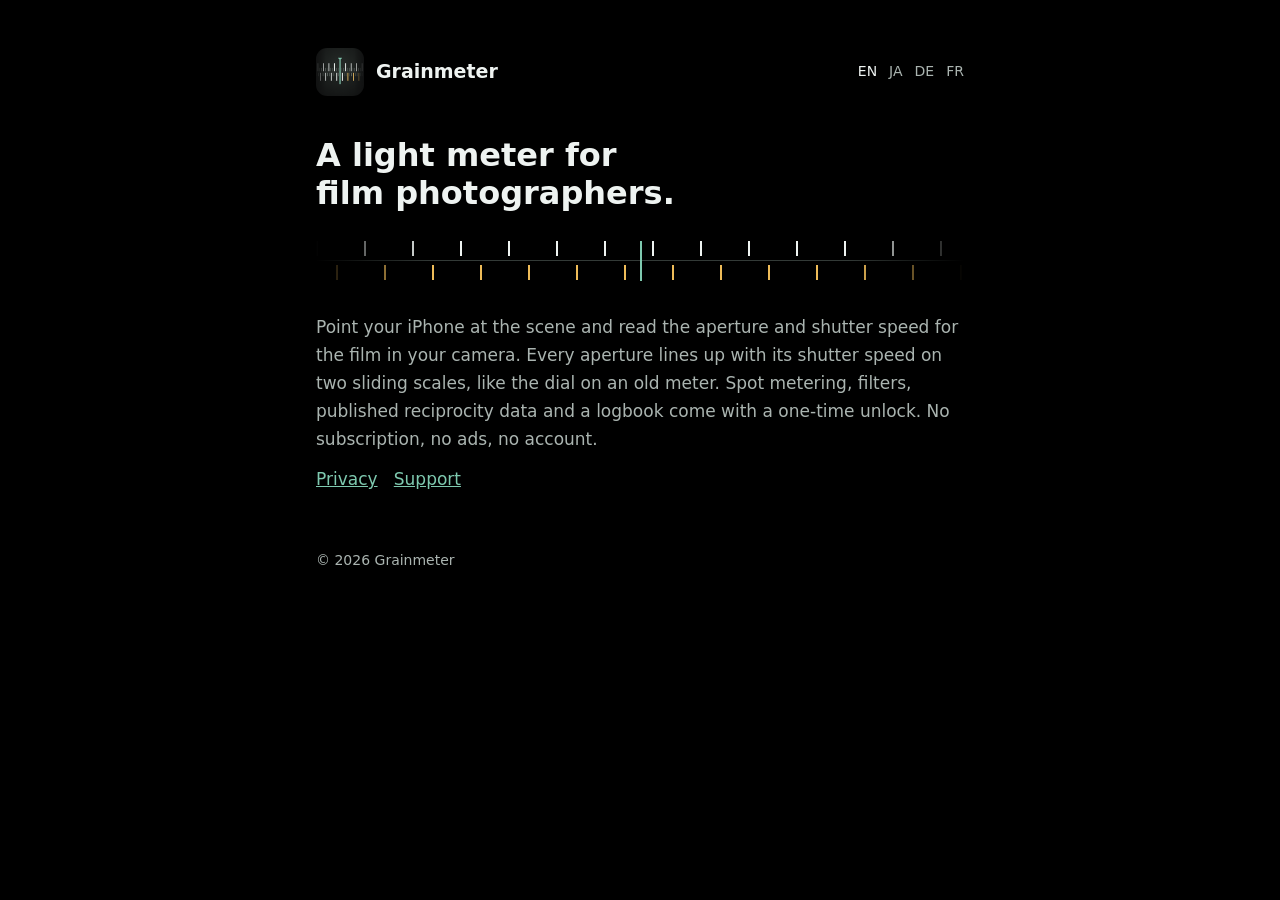
<file: index.html>
<!doctype html><html lang="en"><head><meta charset="utf-8"><meta name="viewport" content="width=device-width,initial-scale=1"><title>Grainmeter</title><meta name="description" content="A light meter for film photographers."><link rel="stylesheet" href="style.css"><link rel="icon" href="icon.png"></head><body><main><header><a href=""><img src="icon.png" alt="Grainmeter"></a><b>Grainmeter</b><nav><a href="" aria-current=page>EN</a><a href="ja/">JA</a><a href="de/">DE</a><a href="fr/">FR</a></nav></header><h1>A light meter for film photographers.</h1><div class="scale" aria-hidden="true"></div><p>Point your iPhone at the scene and read the aperture and shutter speed for the film in your camera. Every aperture lines up with its shutter speed on two sliding scales, like the dial on an old meter. Spot metering, filters, published reciprocity data and a logbook come with a one-time unlock. No subscription, no ads, no account.</p><p><a href="privacy.html">Privacy</a> &nbsp; <a href="support.html">Support</a></p><footer>© 2026 Grainmeter</footer></main></body></html>
</file>
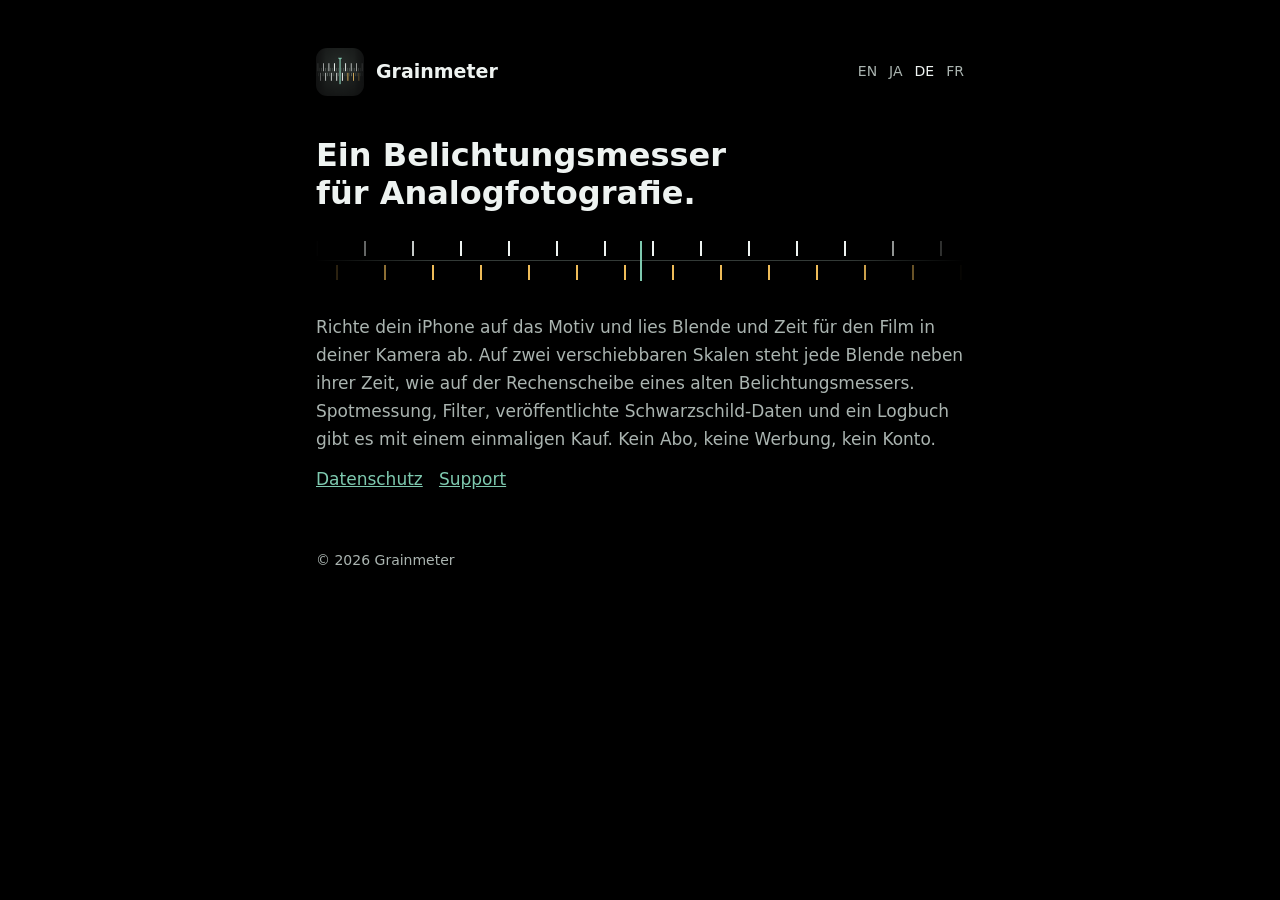
<file: de/index.html>
<!doctype html><html lang="de"><head><meta charset="utf-8"><meta name="viewport" content="width=device-width,initial-scale=1"><title>Grainmeter</title><meta name="description" content="Ein Belichtungsmesser für Analogfotografie."><link rel="stylesheet" href="../style.css"><link rel="icon" href="../icon.png"></head><body><main><header><a href="../de/"><img src="../icon.png" alt="Grainmeter"></a><b>Grainmeter</b><nav><a href="../">EN</a><a href="../ja/">JA</a><a href="../de/" aria-current=page>DE</a><a href="../fr/">FR</a></nav></header><h1>Ein Belichtungsmesser für Analogfotografie.</h1><div class="scale" aria-hidden="true"></div><p>Richte dein iPhone auf das Motiv und lies Blende und Zeit für den Film in deiner Kamera ab. Auf zwei verschiebbaren Skalen steht jede Blende neben ihrer Zeit, wie auf der Rechenscheibe eines alten Belichtungsmessers. Spotmessung, Filter, veröffentlichte Schwarzschild-Daten und ein Logbuch gibt es mit einem einmaligen Kauf. Kein Abo, keine Werbung, kein Konto.</p><p><a href="privacy.html">Datenschutz</a> &nbsp; <a href="support.html">Support</a></p><footer>© 2026 Grainmeter</footer></main></body></html>
</file>
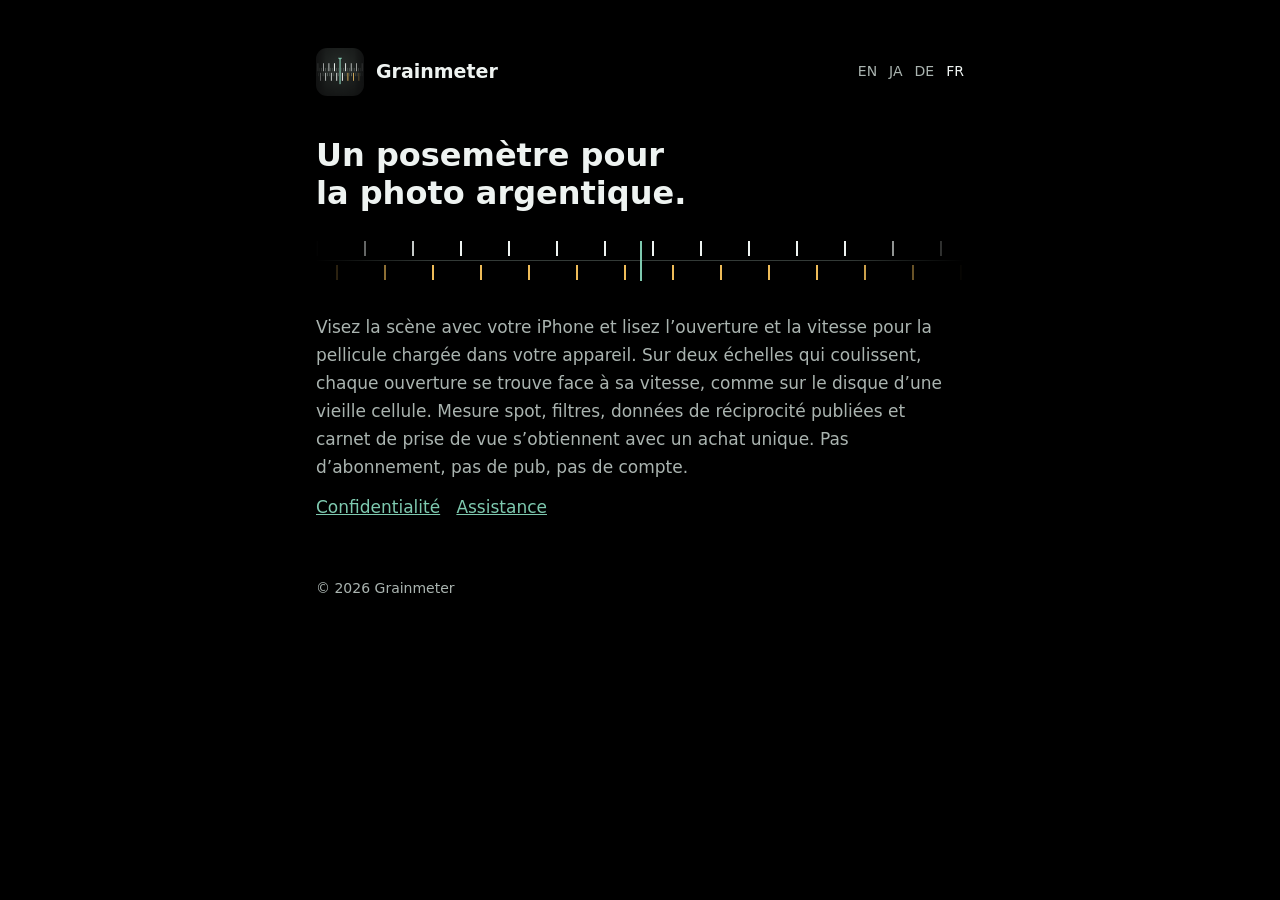
<file: fr/index.html>
<!doctype html><html lang="fr"><head><meta charset="utf-8"><meta name="viewport" content="width=device-width,initial-scale=1"><title>Grainmeter</title><meta name="description" content="Un posemètre pour la photo argentique."><link rel="stylesheet" href="../style.css"><link rel="icon" href="../icon.png"></head><body><main><header><a href="../fr/"><img src="../icon.png" alt="Grainmeter"></a><b>Grainmeter</b><nav><a href="../">EN</a><a href="../ja/">JA</a><a href="../de/">DE</a><a href="../fr/" aria-current=page>FR</a></nav></header><h1>Un posemètre pour la photo argentique.</h1><div class="scale" aria-hidden="true"></div><p>Visez la scène avec votre iPhone et lisez l’ouverture et la vitesse pour la pellicule chargée dans votre appareil. Sur deux échelles qui coulissent, chaque ouverture se trouve face à sa vitesse, comme sur le disque d’une vieille cellule. Mesure spot, filtres, données de réciprocité publiées et carnet de prise de vue s’obtiennent avec un achat unique. Pas d’abonnement, pas de pub, pas de compte.</p><p><a href="privacy.html">Confidentialité</a> &nbsp; <a href="support.html">Assistance</a></p><footer>© 2026 Grainmeter</footer></main></body></html>
</file>
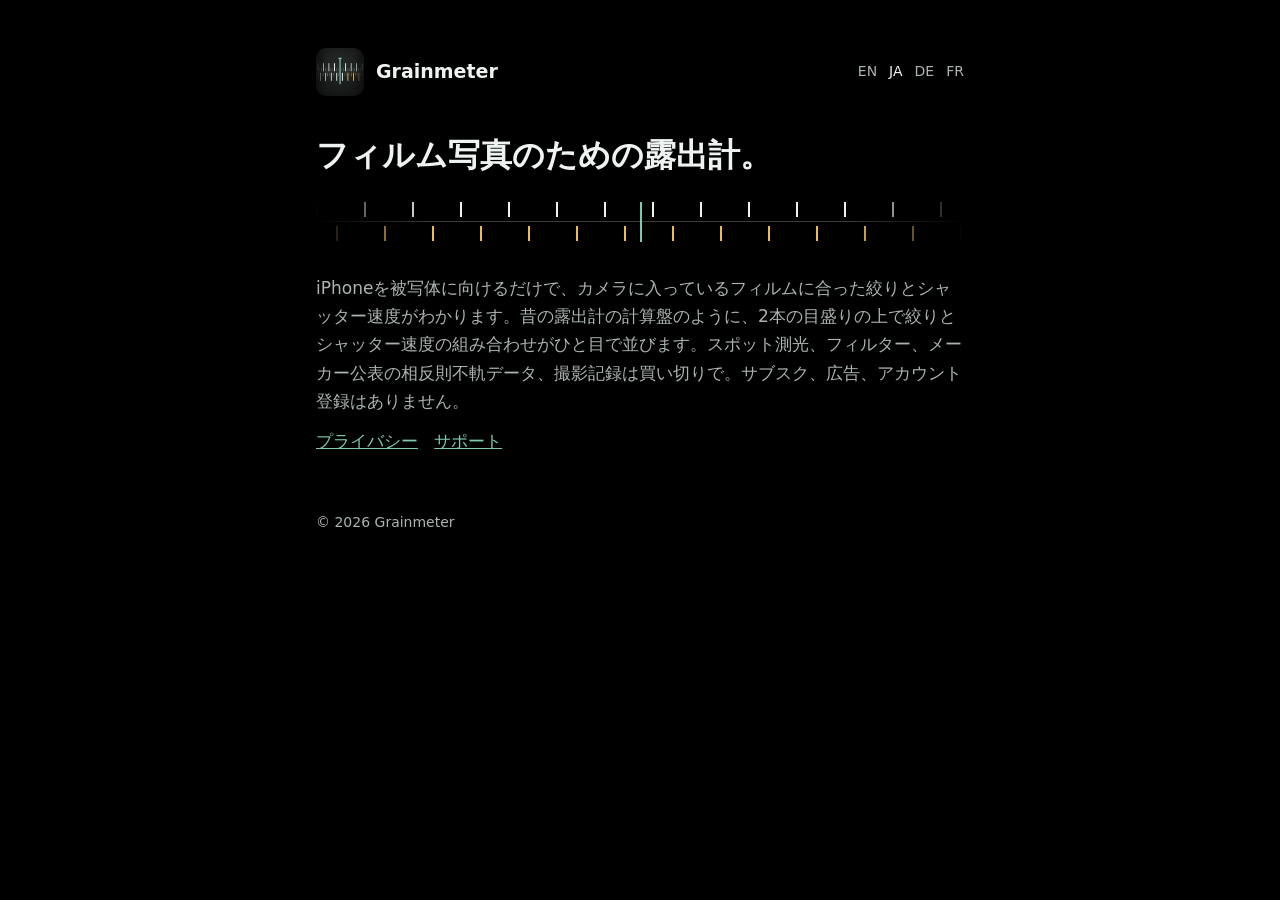
<file: ja/index.html>
<!doctype html><html lang="ja"><head><meta charset="utf-8"><meta name="viewport" content="width=device-width,initial-scale=1"><title>Grainmeter</title><meta name="description" content="フィルム写真のための露出計。"><link rel="stylesheet" href="../style.css"><link rel="icon" href="../icon.png"></head><body><main><header><a href="../ja/"><img src="../icon.png" alt="Grainmeter"></a><b>Grainmeter</b><nav><a href="../">EN</a><a href="../ja/" aria-current=page>JA</a><a href="../de/">DE</a><a href="../fr/">FR</a></nav></header><h1>フィルム写真のための露出計。</h1><div class="scale" aria-hidden="true"></div><p>iPhoneを被写体に向けるだけで、カメラに入っているフィルムに合った絞りとシャッター速度がわかります。昔の露出計の計算盤のように、2本の目盛りの上で絞りとシャッター速度の組み合わせがひと目で並びます。スポット測光、フィルター、メーカー公表の相反則不軌データ、撮影記録は買い切りで。サブスク、広告、アカウント登録はありません。</p><p><a href="privacy.html">プライバシー</a> &nbsp; <a href="support.html">サポート</a></p><footer>© 2026 Grainmeter</footer></main></body></html>
</file>
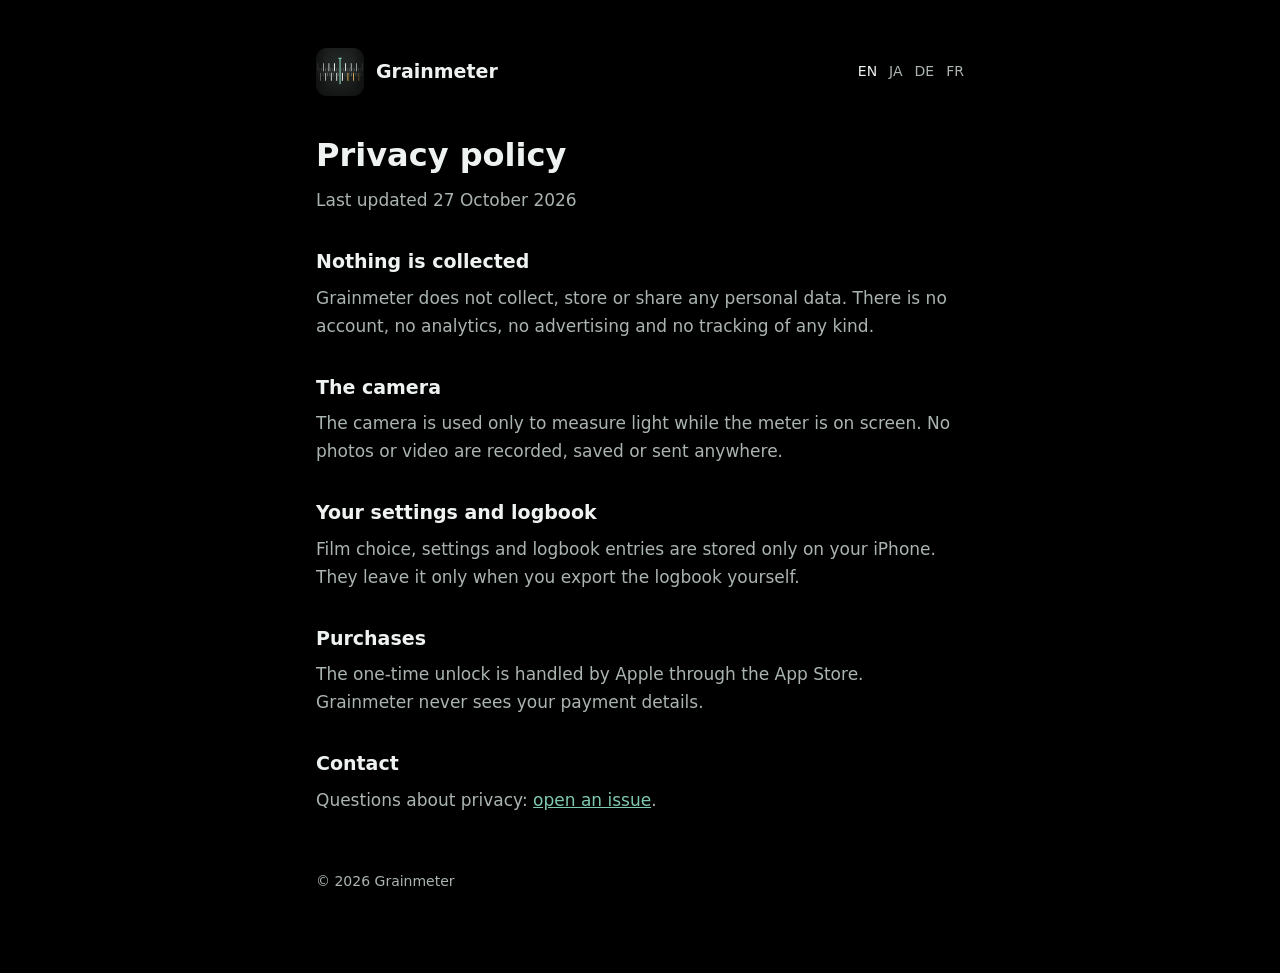
<file: privacy.html>
<!doctype html><html lang="en"><head><meta charset="utf-8"><meta name="viewport" content="width=device-width,initial-scale=1"><title>Privacy policy – Grainmeter</title><meta name="description" content="A light meter for film photographers."><link rel="stylesheet" href="style.css"><link rel="icon" href="icon.png"></head><body><main><header><a href=""><img src="icon.png" alt="Grainmeter"></a><b>Grainmeter</b><nav><a href="privacy.html" aria-current=page>EN</a><a href="ja/privacy.html">JA</a><a href="de/privacy.html">DE</a><a href="fr/privacy.html">FR</a></nav></header><h1>Privacy policy</h1><p>Last updated 27 October 2026</p><h2>Nothing is collected</h2><p>Grainmeter does not collect, store or share any personal data. There is no account, no analytics, no advertising and no tracking of any kind.</p><h2>The camera</h2><p>The camera is used only to measure light while the meter is on screen. No photos or video are recorded, saved or sent anywhere.</p><h2>Your settings and logbook</h2><p>Film choice, settings and logbook entries are stored only on your iPhone. They leave it only when you export the logbook yourself.</p><h2>Purchases</h2><p>The one-time unlock is handled by Apple through the App Store. Grainmeter never sees your payment details.</p><h2>Contact</h2><p>Questions about privacy: <a href="https://github.com/bilal07karadeniz/grainmeter-site/issues">open an issue</a>.</p><footer>© 2026 Grainmeter</footer></main></body></html>
</file>
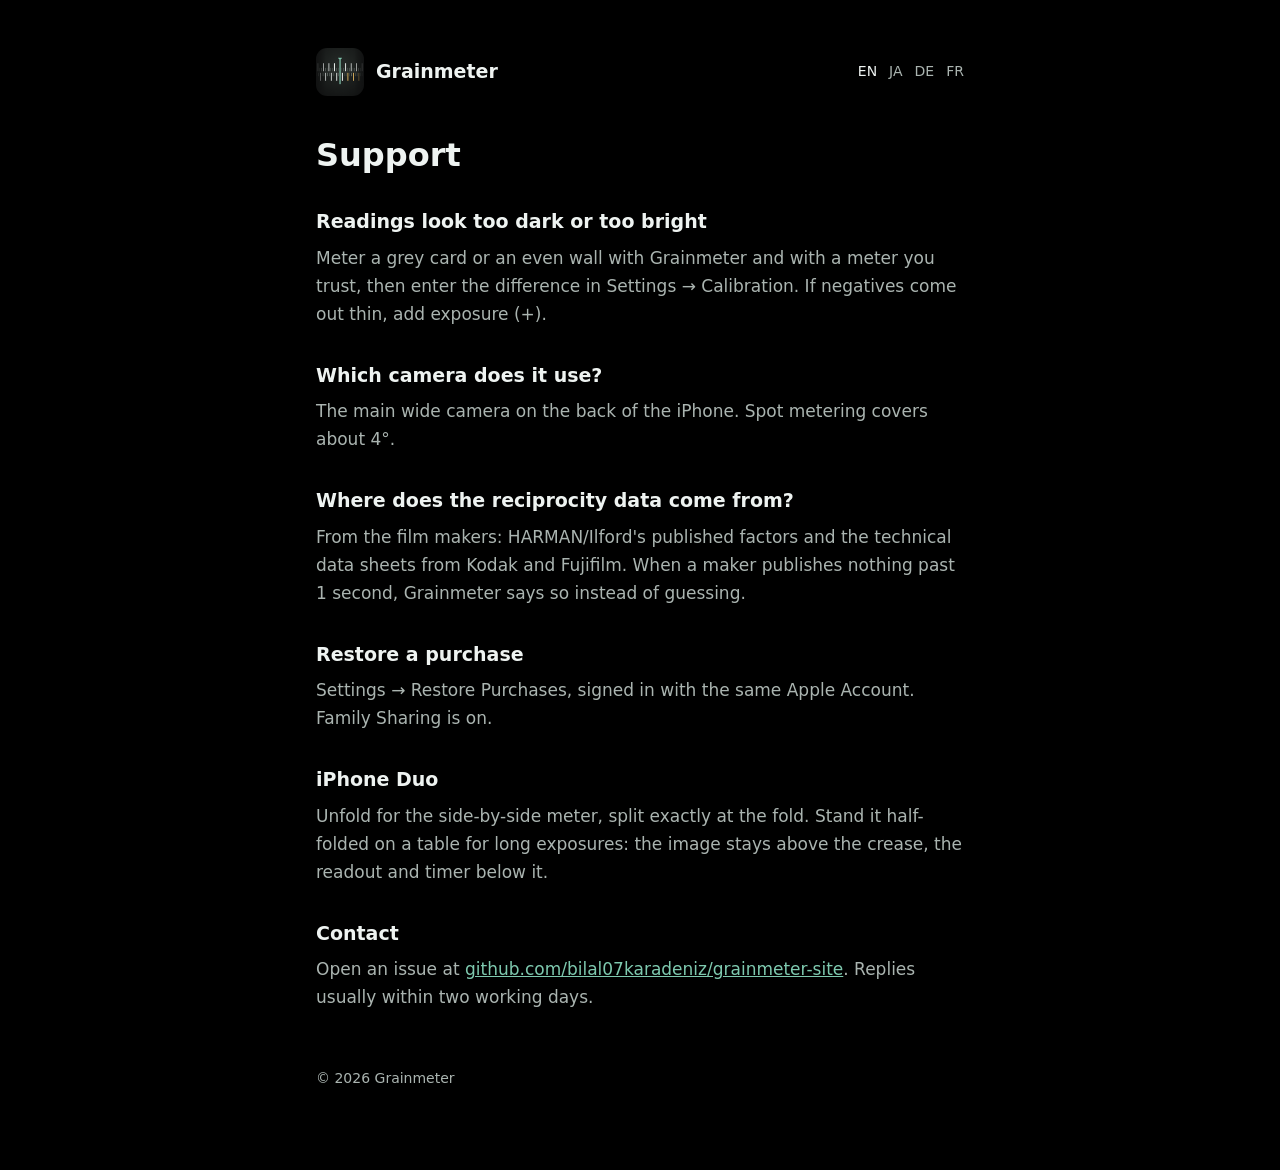
<file: support.html>
<!doctype html><html lang="en"><head><meta charset="utf-8"><meta name="viewport" content="width=device-width,initial-scale=1"><title>Support – Grainmeter</title><meta name="description" content="A light meter for film photographers."><link rel="stylesheet" href="style.css"><link rel="icon" href="icon.png"></head><body><main><header><a href=""><img src="icon.png" alt="Grainmeter"></a><b>Grainmeter</b><nav><a href="support.html" aria-current=page>EN</a><a href="ja/support.html">JA</a><a href="de/support.html">DE</a><a href="fr/support.html">FR</a></nav></header><h1>Support</h1><h2>Readings look too dark or too bright</h2><p>Meter a grey card or an even wall with Grainmeter and with a meter you trust, then enter the difference in Settings → Calibration. If negatives come out thin, add exposure (+).</p><h2>Which camera does it use?</h2><p>The main wide camera on the back of the iPhone. Spot metering covers about 4°.</p><h2>Where does the reciprocity data come from?</h2><p>From the film makers: HARMAN/Ilford's published factors and the technical data sheets from Kodak and Fujifilm. When a maker publishes nothing past 1 second, Grainmeter says so instead of guessing.</p><h2>Restore a purchase</h2><p>Settings → Restore Purchases, signed in with the same Apple Account. Family Sharing is on.</p><h2>iPhone Duo</h2><p>Unfold for the side-by-side meter, split exactly at the fold. Stand it half-folded on a table for long exposures: the image stays above the crease, the readout and timer below it.</p><h2>Contact</h2><p>Open an issue at <a href="https://github.com/bilal07karadeniz/grainmeter-site/issues">github.com/bilal07karadeniz/grainmeter-site</a>. Replies usually within two working days.</p><footer>© 2026 Grainmeter</footer></main></body></html>
</file>
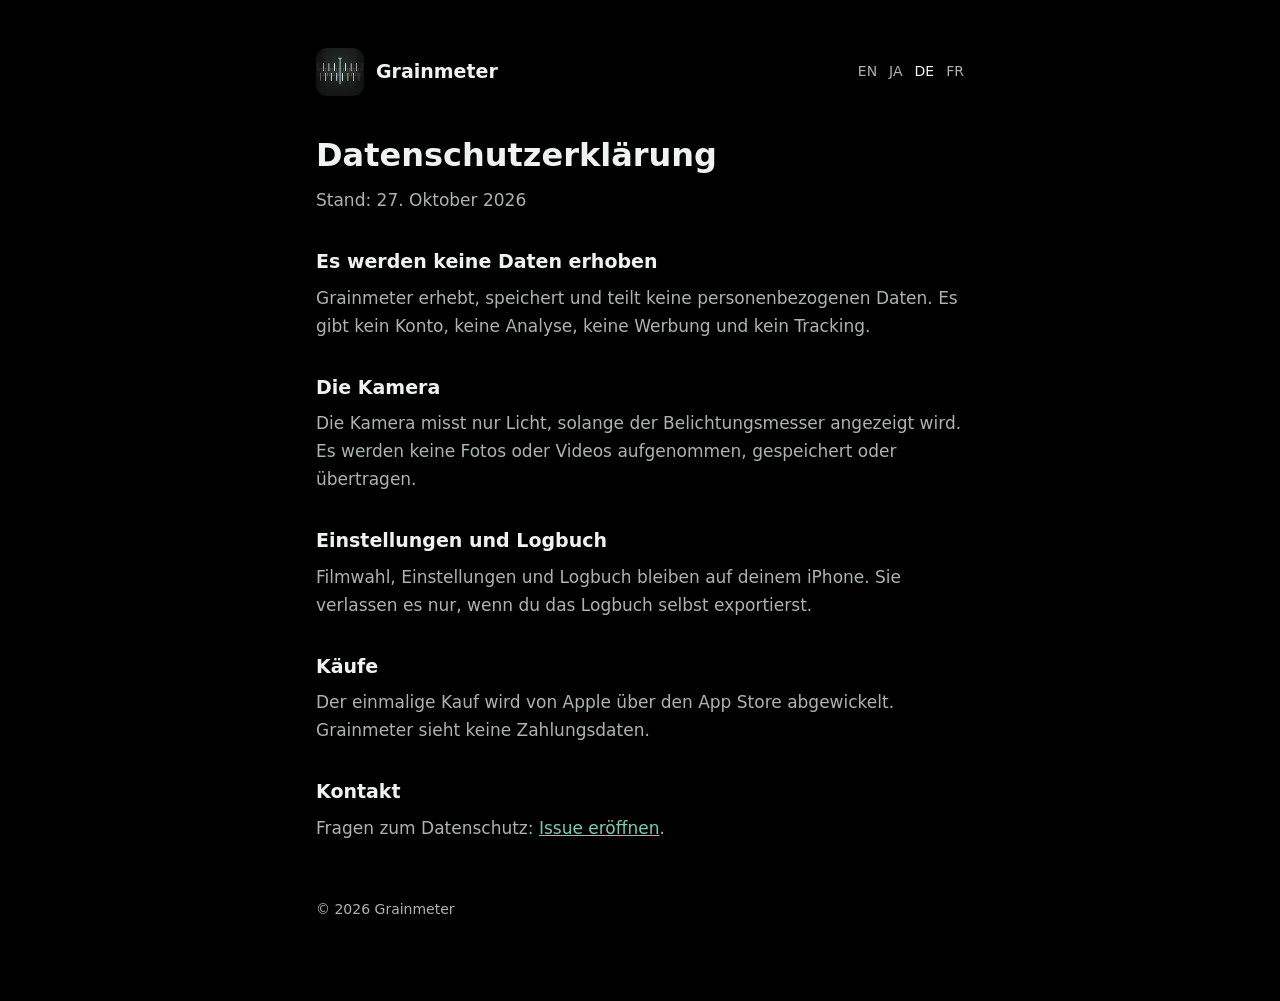
<file: de/privacy.html>
<!doctype html><html lang="de"><head><meta charset="utf-8"><meta name="viewport" content="width=device-width,initial-scale=1"><title>Datenschutzerklärung – Grainmeter</title><meta name="description" content="Ein Belichtungsmesser für Analogfotografie."><link rel="stylesheet" href="../style.css"><link rel="icon" href="../icon.png"></head><body><main><header><a href="../de/"><img src="../icon.png" alt="Grainmeter"></a><b>Grainmeter</b><nav><a href="../privacy.html">EN</a><a href="../ja/privacy.html">JA</a><a href="../de/privacy.html" aria-current=page>DE</a><a href="../fr/privacy.html">FR</a></nav></header><h1>Datenschutzerklärung</h1><p>Stand: 27. Oktober 2026</p><h2>Es werden keine Daten erhoben</h2><p>Grainmeter erhebt, speichert und teilt keine personenbezogenen Daten. Es gibt kein Konto, keine Analyse, keine Werbung und kein Tracking.</p><h2>Die Kamera</h2><p>Die Kamera misst nur Licht, solange der Belichtungsmesser angezeigt wird. Es werden keine Fotos oder Videos aufgenommen, gespeichert oder übertragen.</p><h2>Einstellungen und Logbuch</h2><p>Filmwahl, Einstellungen und Logbuch bleiben auf deinem iPhone. Sie verlassen es nur, wenn du das Logbuch selbst exportierst.</p><h2>Käufe</h2><p>Der einmalige Kauf wird von Apple über den App Store abgewickelt. Grainmeter sieht keine Zahlungsdaten.</p><h2>Kontakt</h2><p>Fragen zum Datenschutz: <a href="https://github.com/bilal07karadeniz/grainmeter-site/issues">Issue eröffnen</a>.</p><footer>© 2026 Grainmeter</footer></main></body></html>
</file>
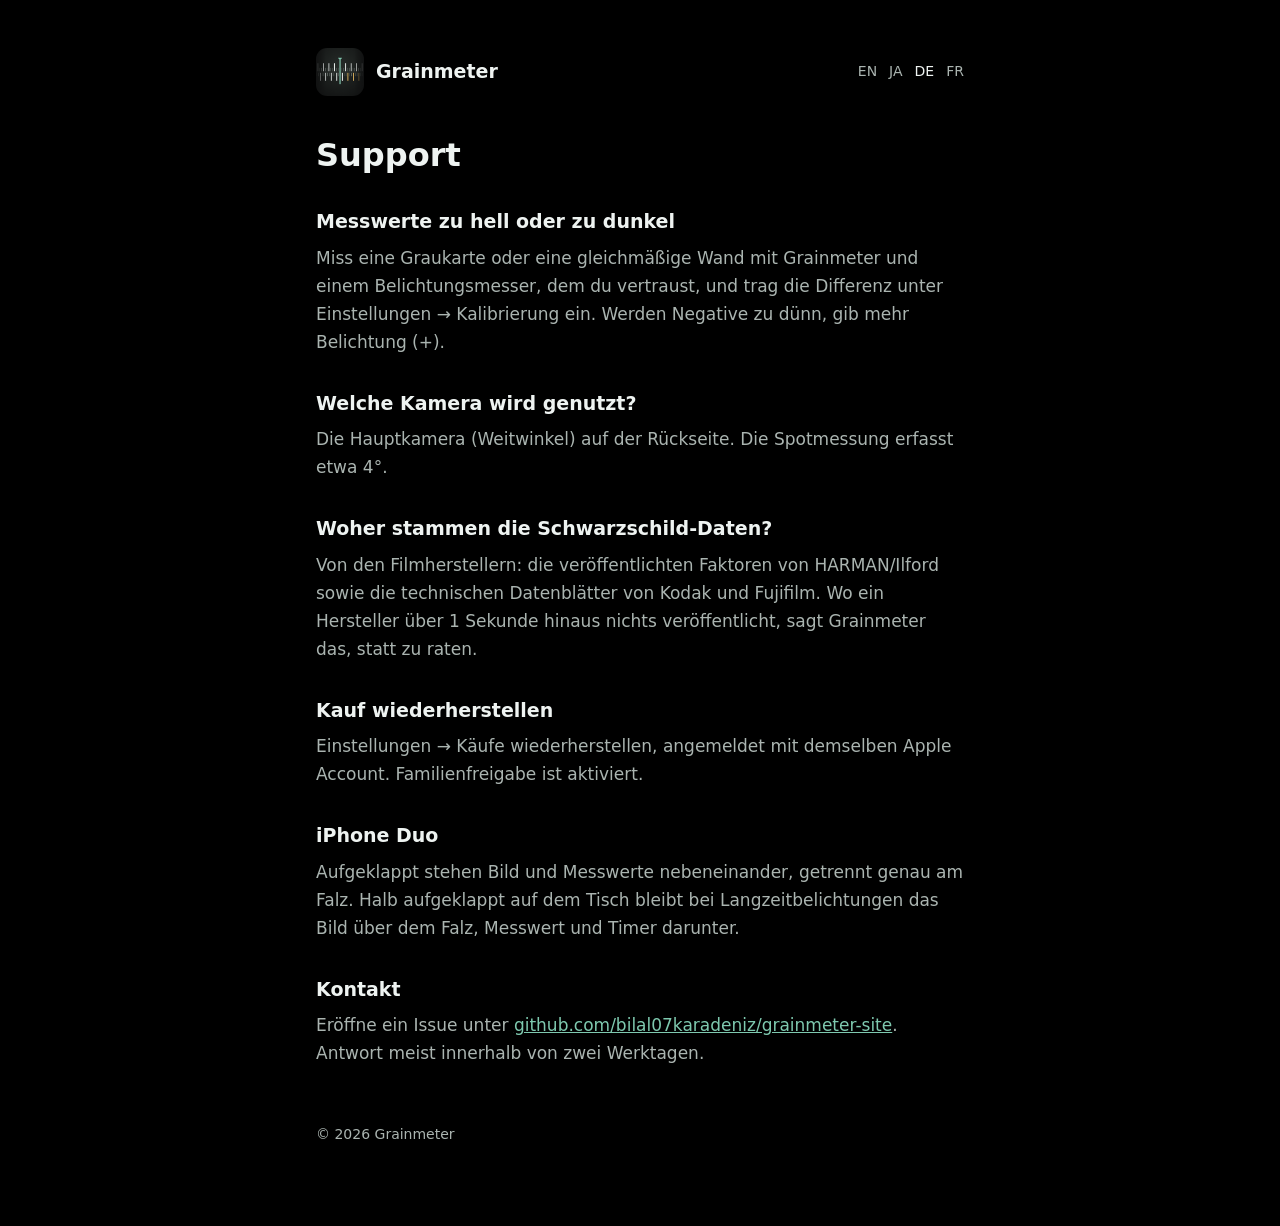
<file: de/support.html>
<!doctype html><html lang="de"><head><meta charset="utf-8"><meta name="viewport" content="width=device-width,initial-scale=1"><title>Support – Grainmeter</title><meta name="description" content="Ein Belichtungsmesser für Analogfotografie."><link rel="stylesheet" href="../style.css"><link rel="icon" href="../icon.png"></head><body><main><header><a href="../de/"><img src="../icon.png" alt="Grainmeter"></a><b>Grainmeter</b><nav><a href="../support.html">EN</a><a href="../ja/support.html">JA</a><a href="../de/support.html" aria-current=page>DE</a><a href="../fr/support.html">FR</a></nav></header><h1>Support</h1><h2>Messwerte zu hell oder zu dunkel</h2><p>Miss eine Graukarte oder eine gleichmäßige Wand mit Grainmeter und einem Belichtungsmesser, dem du vertraust, und trag die Differenz unter Einstellungen → Kalibrierung ein. Werden Negative zu dünn, gib mehr Belichtung (+).</p><h2>Welche Kamera wird genutzt?</h2><p>Die Hauptkamera (Weitwinkel) auf der Rückseite. Die Spotmessung erfasst etwa 4°.</p><h2>Woher stammen die Schwarzschild-Daten?</h2><p>Von den Filmherstellern: die veröffentlichten Faktoren von HARMAN/Ilford sowie die technischen Datenblätter von Kodak und Fujifilm. Wo ein Hersteller über 1 Sekunde hinaus nichts veröffentlicht, sagt Grainmeter das, statt zu raten.</p><h2>Kauf wiederherstellen</h2><p>Einstellungen → Käufe wiederherstellen, angemeldet mit demselben Apple Account. Familienfreigabe ist aktiviert.</p><h2>iPhone Duo</h2><p>Aufgeklappt stehen Bild und Messwerte nebeneinander, getrennt genau am Falz. Halb aufgeklappt auf dem Tisch bleibt bei Langzeitbelichtungen das Bild über dem Falz, Messwert und Timer darunter.</p><h2>Kontakt</h2><p>Eröffne ein Issue unter <a href="https://github.com/bilal07karadeniz/grainmeter-site/issues">github.com/bilal07karadeniz/grainmeter-site</a>. Antwort meist innerhalb von zwei Werktagen.</p><footer>© 2026 Grainmeter</footer></main></body></html>
</file>
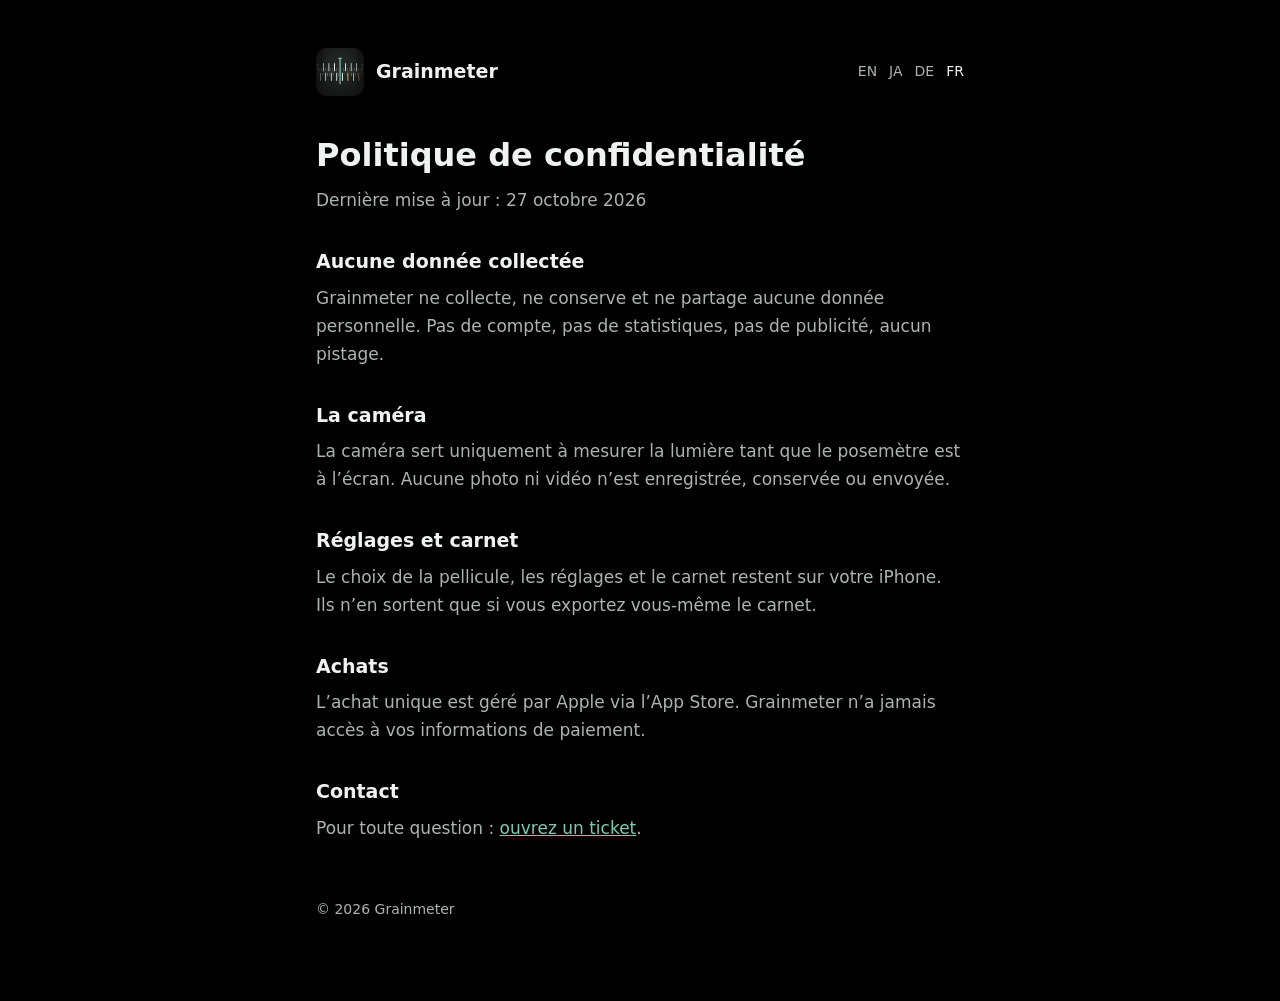
<file: fr/privacy.html>
<!doctype html><html lang="fr"><head><meta charset="utf-8"><meta name="viewport" content="width=device-width,initial-scale=1"><title>Politique de confidentialité – Grainmeter</title><meta name="description" content="Un posemètre pour la photo argentique."><link rel="stylesheet" href="../style.css"><link rel="icon" href="../icon.png"></head><body><main><header><a href="../fr/"><img src="../icon.png" alt="Grainmeter"></a><b>Grainmeter</b><nav><a href="../privacy.html">EN</a><a href="../ja/privacy.html">JA</a><a href="../de/privacy.html">DE</a><a href="../fr/privacy.html" aria-current=page>FR</a></nav></header><h1>Politique de confidentialité</h1><p>Dernière mise à jour : 27 octobre 2026</p><h2>Aucune donnée collectée</h2><p>Grainmeter ne collecte, ne conserve et ne partage aucune donnée personnelle. Pas de compte, pas de statistiques, pas de publicité, aucun pistage.</p><h2>La caméra</h2><p>La caméra sert uniquement à mesurer la lumière tant que le posemètre est à l’écran. Aucune photo ni vidéo n’est enregistrée, conservée ou envoyée.</p><h2>Réglages et carnet</h2><p>Le choix de la pellicule, les réglages et le carnet restent sur votre iPhone. Ils n’en sortent que si vous exportez vous-même le carnet.</p><h2>Achats</h2><p>L’achat unique est géré par Apple via l’App Store. Grainmeter n’a jamais accès à vos informations de paiement.</p><h2>Contact</h2><p>Pour toute question : <a href="https://github.com/bilal07karadeniz/grainmeter-site/issues">ouvrez un ticket</a>.</p><footer>© 2026 Grainmeter</footer></main></body></html>
</file>
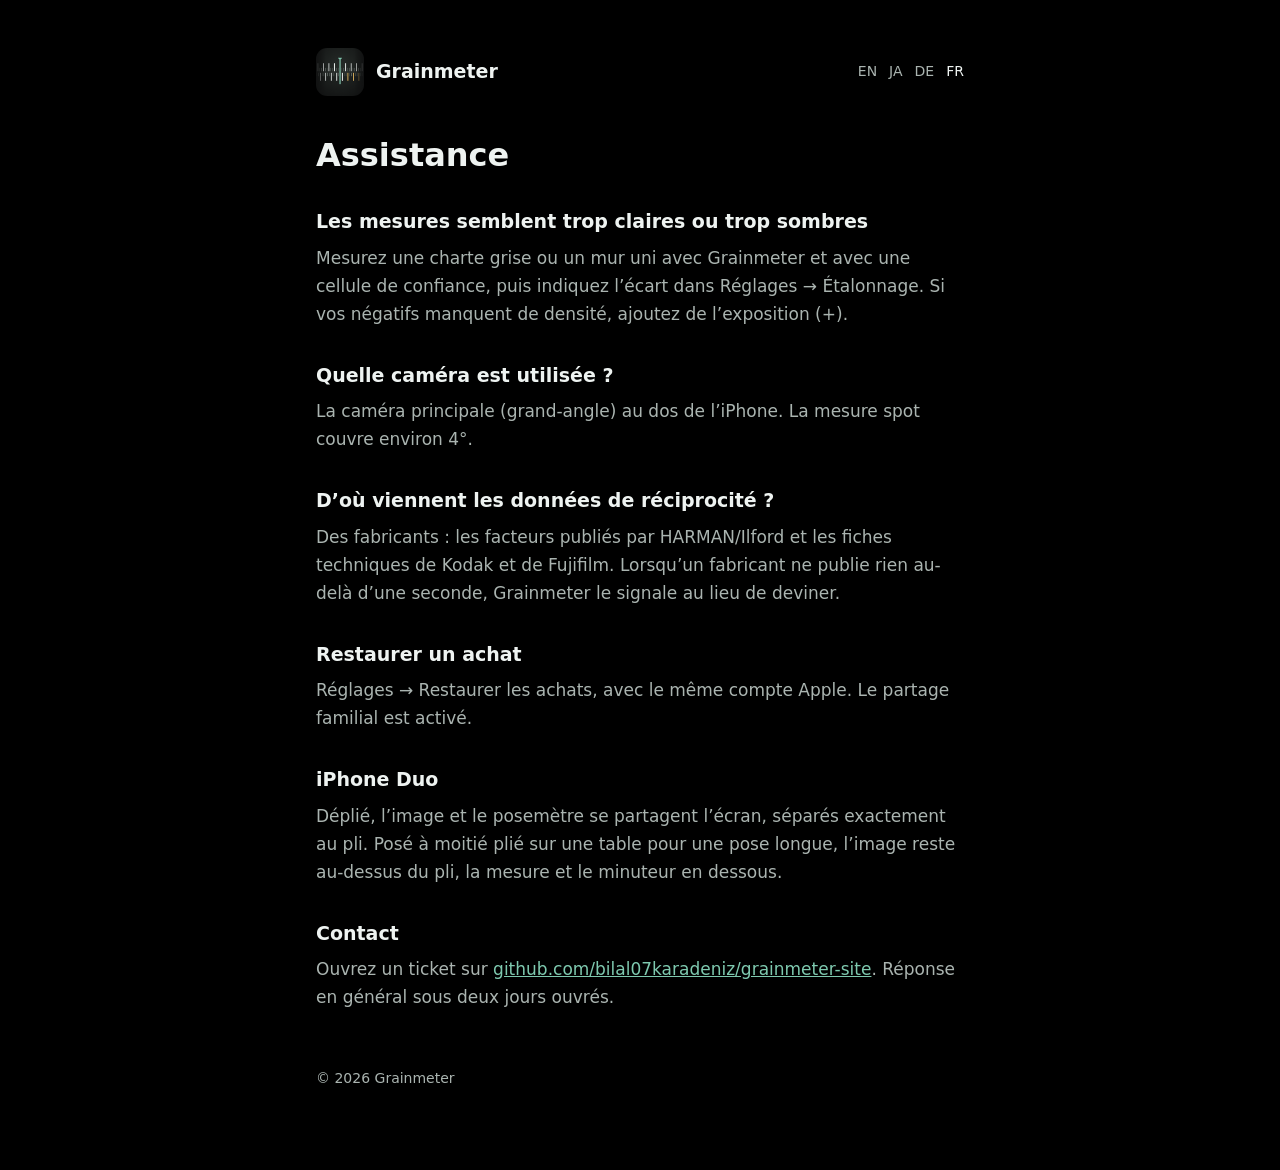
<file: fr/support.html>
<!doctype html><html lang="fr"><head><meta charset="utf-8"><meta name="viewport" content="width=device-width,initial-scale=1"><title>Assistance – Grainmeter</title><meta name="description" content="Un posemètre pour la photo argentique."><link rel="stylesheet" href="../style.css"><link rel="icon" href="../icon.png"></head><body><main><header><a href="../fr/"><img src="../icon.png" alt="Grainmeter"></a><b>Grainmeter</b><nav><a href="../support.html">EN</a><a href="../ja/support.html">JA</a><a href="../de/support.html">DE</a><a href="../fr/support.html" aria-current=page>FR</a></nav></header><h1>Assistance</h1><h2>Les mesures semblent trop claires ou trop sombres</h2><p>Mesurez une charte grise ou un mur uni avec Grainmeter et avec une cellule de confiance, puis indiquez l’écart dans Réglages → Étalonnage. Si vos négatifs manquent de densité, ajoutez de l’exposition (+).</p><h2>Quelle caméra est utilisée ?</h2><p>La caméra principale (grand-angle) au dos de l’iPhone. La mesure spot couvre environ 4°.</p><h2>D’où viennent les données de réciprocité ?</h2><p>Des fabricants : les facteurs publiés par HARMAN/Ilford et les fiches techniques de Kodak et de Fujifilm. Lorsqu’un fabricant ne publie rien au-delà d’une seconde, Grainmeter le signale au lieu de deviner.</p><h2>Restaurer un achat</h2><p>Réglages → Restaurer les achats, avec le même compte Apple. Le partage familial est activé.</p><h2>iPhone Duo</h2><p>Déplié, l’image et le posemètre se partagent l’écran, séparés exactement au pli. Posé à moitié plié sur une table pour une pose longue, l’image reste au-dessus du pli, la mesure et le minuteur en dessous.</p><h2>Contact</h2><p>Ouvrez un ticket sur <a href="https://github.com/bilal07karadeniz/grainmeter-site/issues">github.com/bilal07karadeniz/grainmeter-site</a>. Réponse en général sous deux jours ouvrés.</p><footer>© 2026 Grainmeter</footer></main></body></html>
</file>
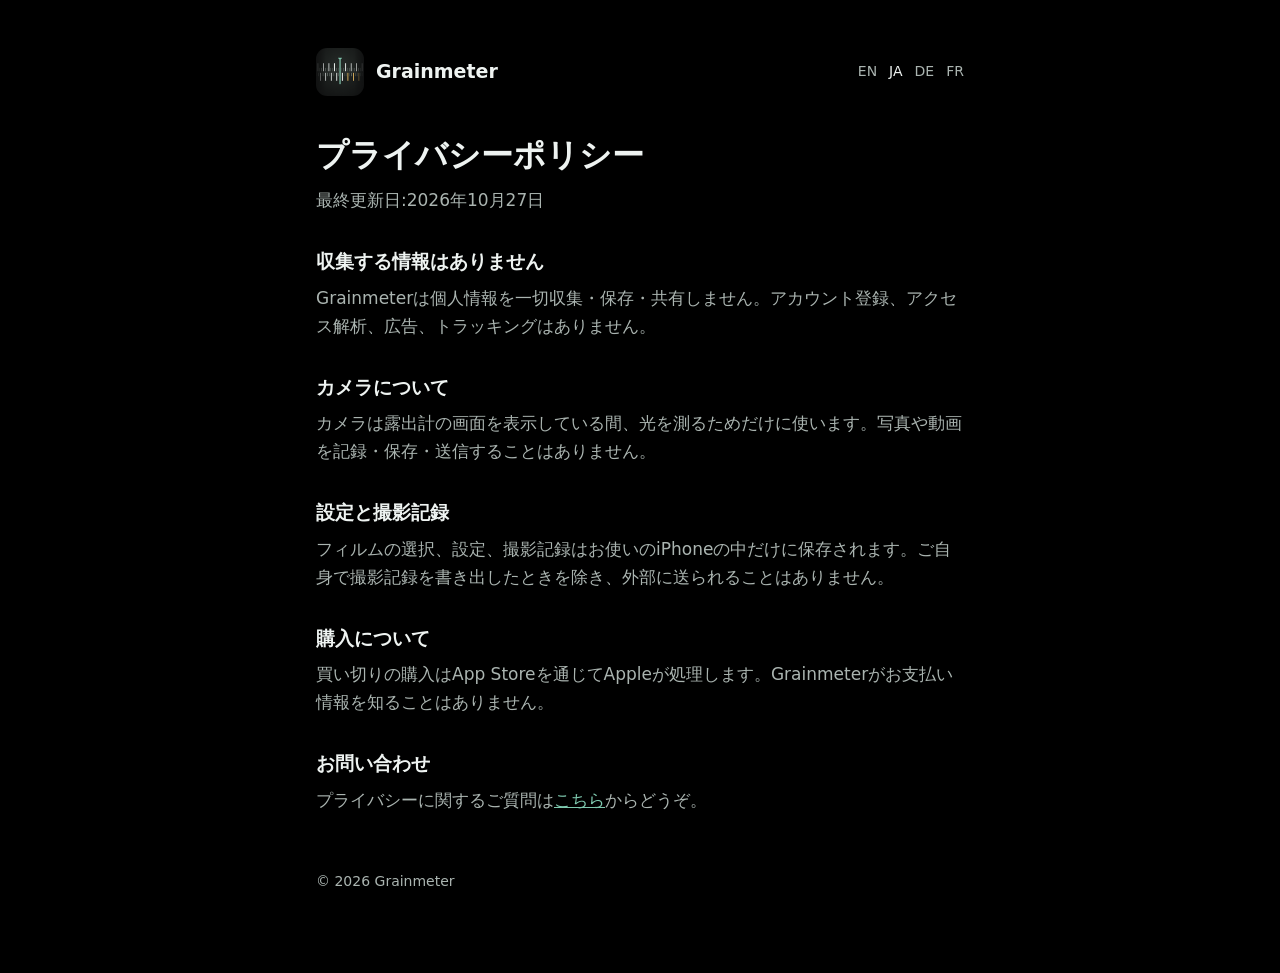
<file: ja/privacy.html>
<!doctype html><html lang="ja"><head><meta charset="utf-8"><meta name="viewport" content="width=device-width,initial-scale=1"><title>プライバシーポリシー – Grainmeter</title><meta name="description" content="フィルム写真のための露出計。"><link rel="stylesheet" href="../style.css"><link rel="icon" href="../icon.png"></head><body><main><header><a href="../ja/"><img src="../icon.png" alt="Grainmeter"></a><b>Grainmeter</b><nav><a href="../privacy.html">EN</a><a href="../ja/privacy.html" aria-current=page>JA</a><a href="../de/privacy.html">DE</a><a href="../fr/privacy.html">FR</a></nav></header><h1>プライバシーポリシー</h1><p>最終更新日:2026年10月27日</p><h2>収集する情報はありません</h2><p>Grainmeterは個人情報を一切収集・保存・共有しません。アカウント登録、アクセス解析、広告、トラッキングはありません。</p><h2>カメラについて</h2><p>カメラは露出計の画面を表示している間、光を測るためだけに使います。写真や動画を記録・保存・送信することはありません。</p><h2>設定と撮影記録</h2><p>フィルムの選択、設定、撮影記録はお使いのiPhoneの中だけに保存されます。ご自身で撮影記録を書き出したときを除き、外部に送られることはありません。</p><h2>購入について</h2><p>買い切りの購入はApp Storeを通じてAppleが処理します。Grainmeterがお支払い情報を知ることはありません。</p><h2>お問い合わせ</h2><p>プライバシーに関するご質問は<a href="https://github.com/bilal07karadeniz/grainmeter-site/issues">こちら</a>からどうぞ。</p><footer>© 2026 Grainmeter</footer></main></body></html>
</file>
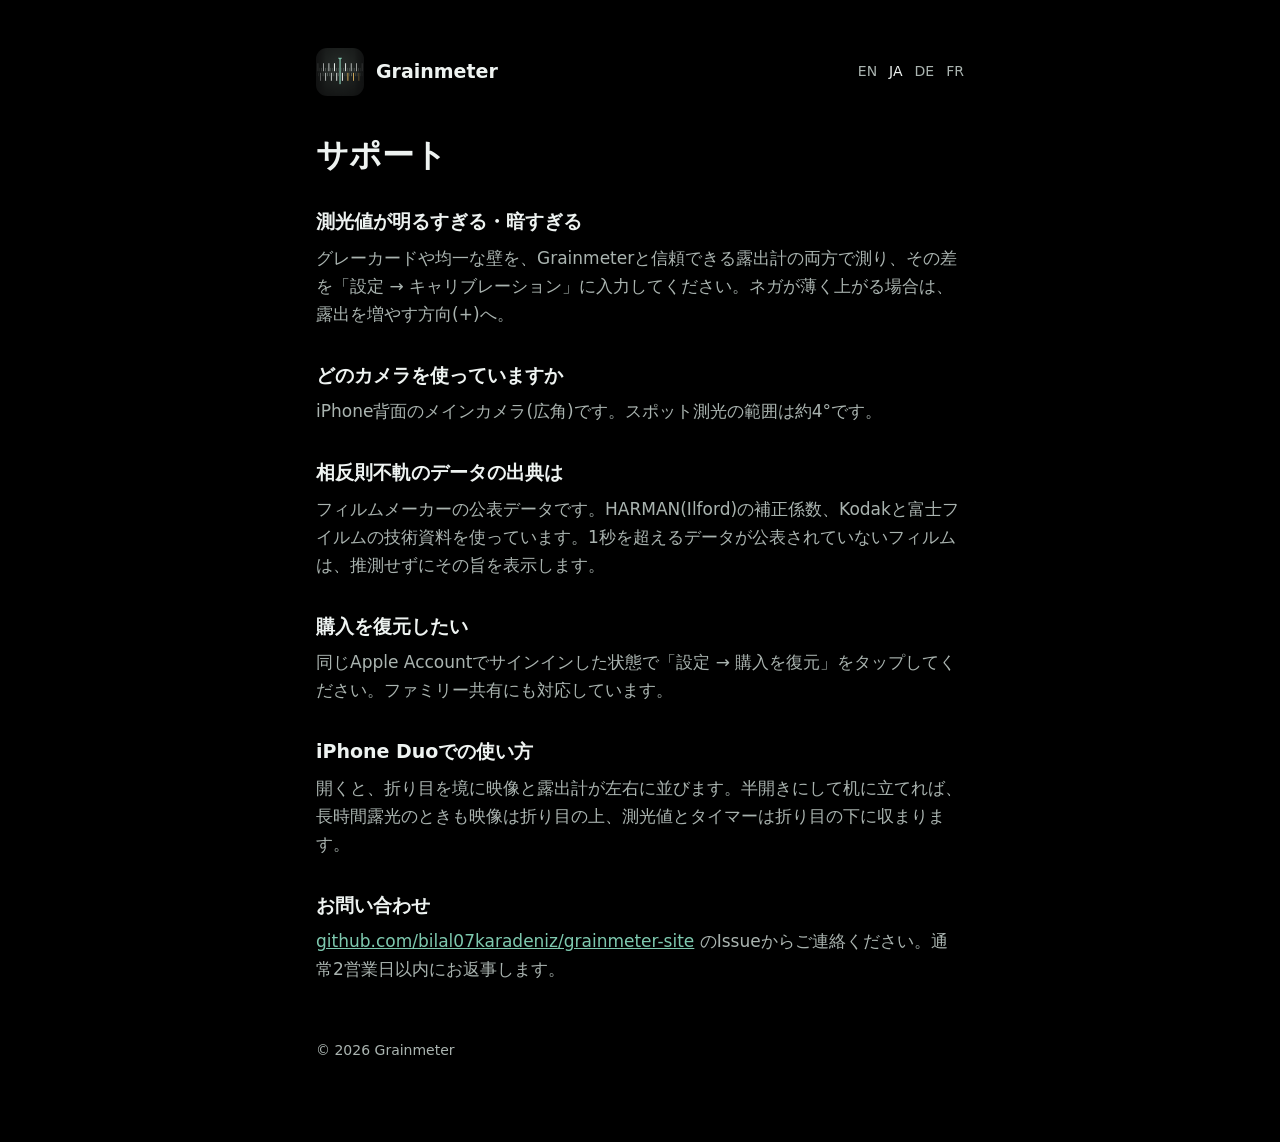
<file: ja/support.html>
<!doctype html><html lang="ja"><head><meta charset="utf-8"><meta name="viewport" content="width=device-width,initial-scale=1"><title>サポート – Grainmeter</title><meta name="description" content="フィルム写真のための露出計。"><link rel="stylesheet" href="../style.css"><link rel="icon" href="../icon.png"></head><body><main><header><a href="../ja/"><img src="../icon.png" alt="Grainmeter"></a><b>Grainmeter</b><nav><a href="../support.html">EN</a><a href="../ja/support.html" aria-current=page>JA</a><a href="../de/support.html">DE</a><a href="../fr/support.html">FR</a></nav></header><h1>サポート</h1><h2>測光値が明るすぎる・暗すぎる</h2><p>グレーカードや均一な壁を、Grainmeterと信頼できる露出計の両方で測り、その差を「設定 → キャリブレーション」に入力してください。ネガが薄く上がる場合は、露出を増やす方向(+)へ。</p><h2>どのカメラを使っていますか</h2><p>iPhone背面のメインカメラ(広角)です。スポット測光の範囲は約4°です。</p><h2>相反則不軌のデータの出典は</h2><p>フィルムメーカーの公表データです。HARMAN(Ilford)の補正係数、Kodakと富士フイルムの技術資料を使っています。1秒を超えるデータが公表されていないフィルムは、推測せずにその旨を表示します。</p><h2>購入を復元したい</h2><p>同じApple Accountでサインインした状態で「設定 → 購入を復元」をタップしてください。ファミリー共有にも対応しています。</p><h2>iPhone Duoでの使い方</h2><p>開くと、折り目を境に映像と露出計が左右に並びます。半開きにして机に立てれば、長時間露光のときも映像は折り目の上、測光値とタイマーは折り目の下に収まります。</p><h2>お問い合わせ</h2><p><a href="https://github.com/bilal07karadeniz/grainmeter-site/issues">github.com/bilal07karadeniz/grainmeter-site</a> のIssueからご連絡ください。通常2営業日以内にお返事します。</p><footer>© 2026 Grainmeter</footer></main></body></html>
</file>
<file: style.css>
:root{--bg:#000;--hair:#333A37;--ink:#EEF3F1;--muted:#AAB4B0;--accent:#7EC9AF;--amber:#EEBB58}
*{box-sizing:border-box}html{-webkit-text-size-adjust:100%}
body{margin:0;background:var(--bg);color:var(--ink);font:17px/1.65 -apple-system,BlinkMacSystemFont,"SF Pro Text","Hiragino Sans","Hiragino Kaku Gothic ProN","Segoe UI",system-ui,sans-serif}
main{max-width:680px;margin:0 auto;padding:48px 16px 80px}
a{color:var(--accent)}
header{display:flex;align-items:center;gap:12px;margin-bottom:40px;flex-wrap:wrap}
header img{width:48px;height:48px;border-radius:11px;display:block}
header b{font-size:19px;font-weight:600}
nav{margin-left:auto;font-size:14px}nav a{color:var(--muted);text-decoration:none;margin-left:12px}nav a[aria-current]{color:var(--ink)}
h1{font-size:32px;line-height:1.2;font-weight:600;margin:0 0 12px;text-wrap:balance}
h2{font-size:19px;font-weight:600;margin:32px 0 6px}
p{color:var(--muted);max-width:68ch;margin:0 0 12px}
.scale{position:relative;height:40px;margin:28px 0 32px;
 background:
  repeating-linear-gradient(90deg,var(--ink) 0 2px,transparent 2px 48px) 0 0/100% 15px no-repeat,
  linear-gradient(var(--hair),var(--hair)) 0 19px/100% 1px no-repeat,
  repeating-linear-gradient(90deg,var(--amber) 0 2px,transparent 2px 48px) 20px 24px/100% 15px no-repeat;
 -webkit-mask:linear-gradient(90deg,transparent,#000 18%,#000 82%,transparent);mask:linear-gradient(90deg,transparent,#000 18%,#000 82%,transparent)}
.scale::after{content:"";position:absolute;left:50%;top:-2px;bottom:-2px;width:2px;background:var(--accent)}
footer{margin-top:56px;font-size:14px;color:var(--muted)}
</file>
